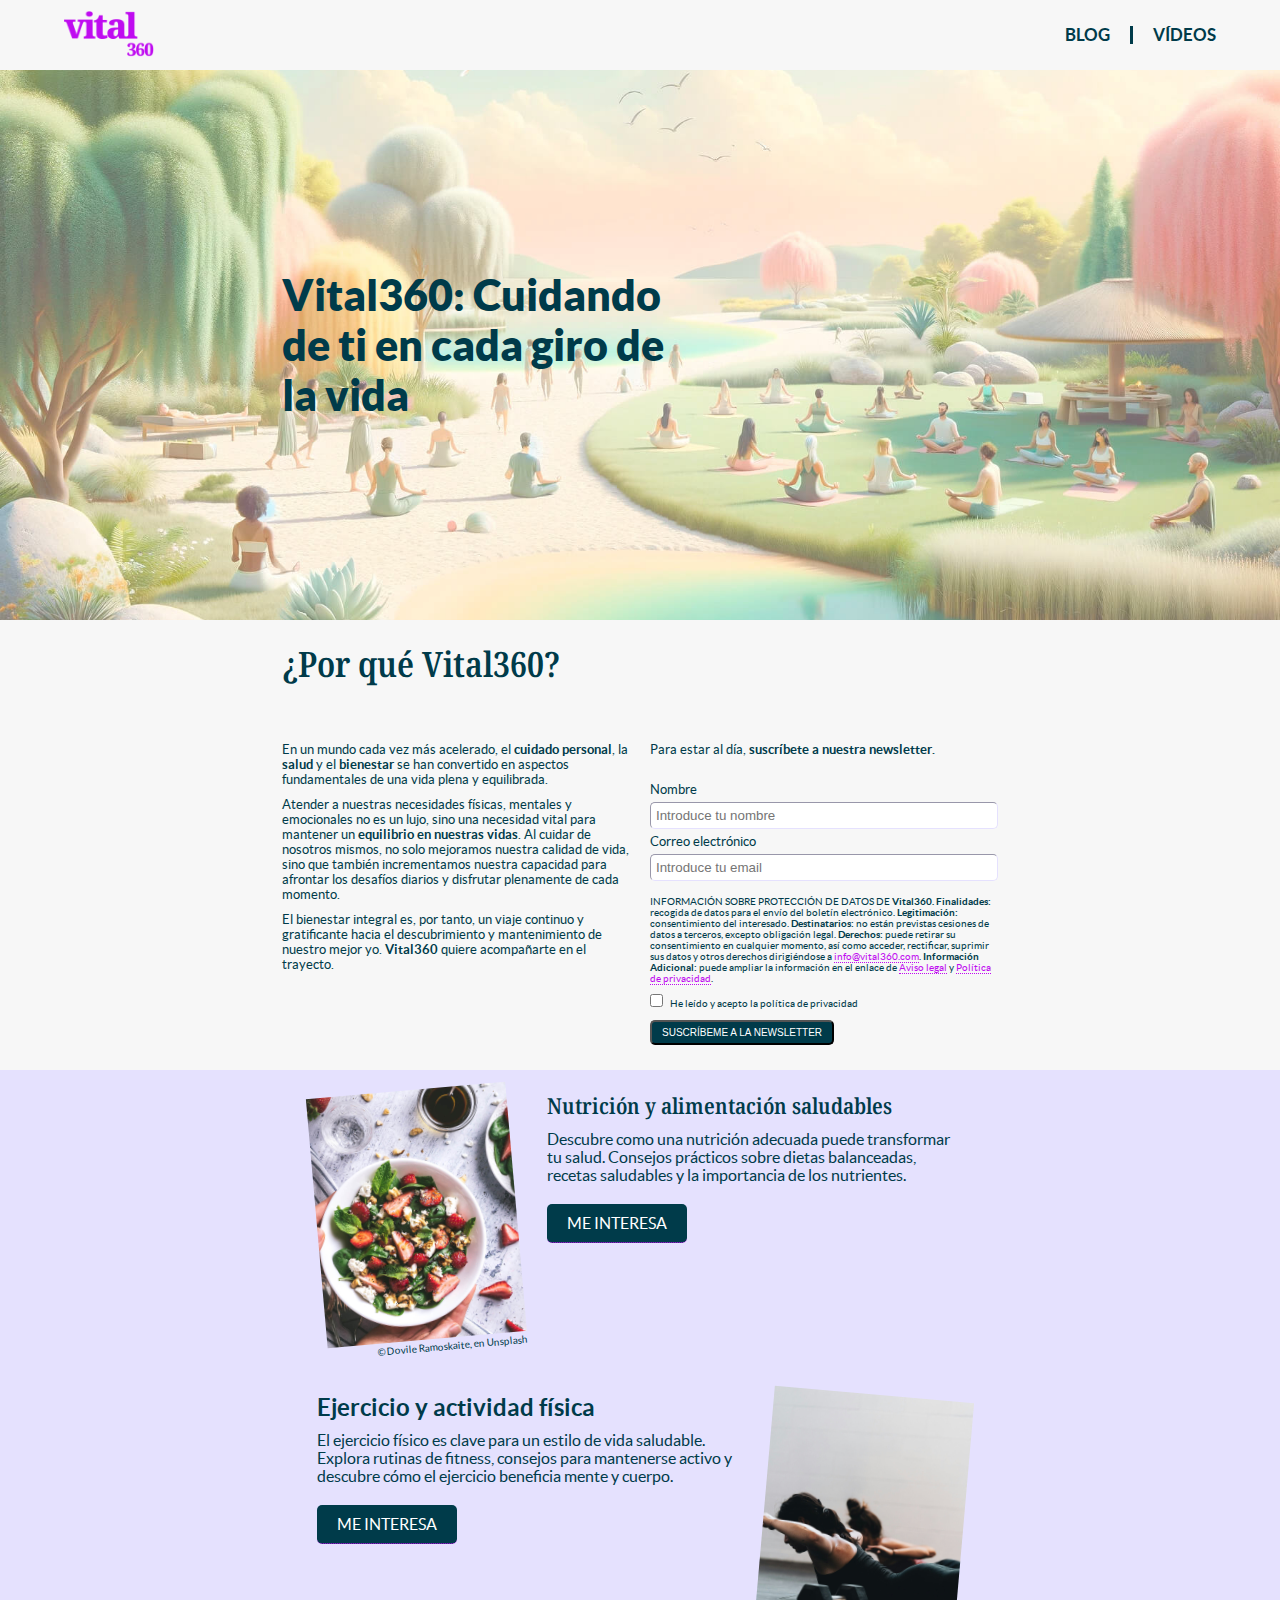
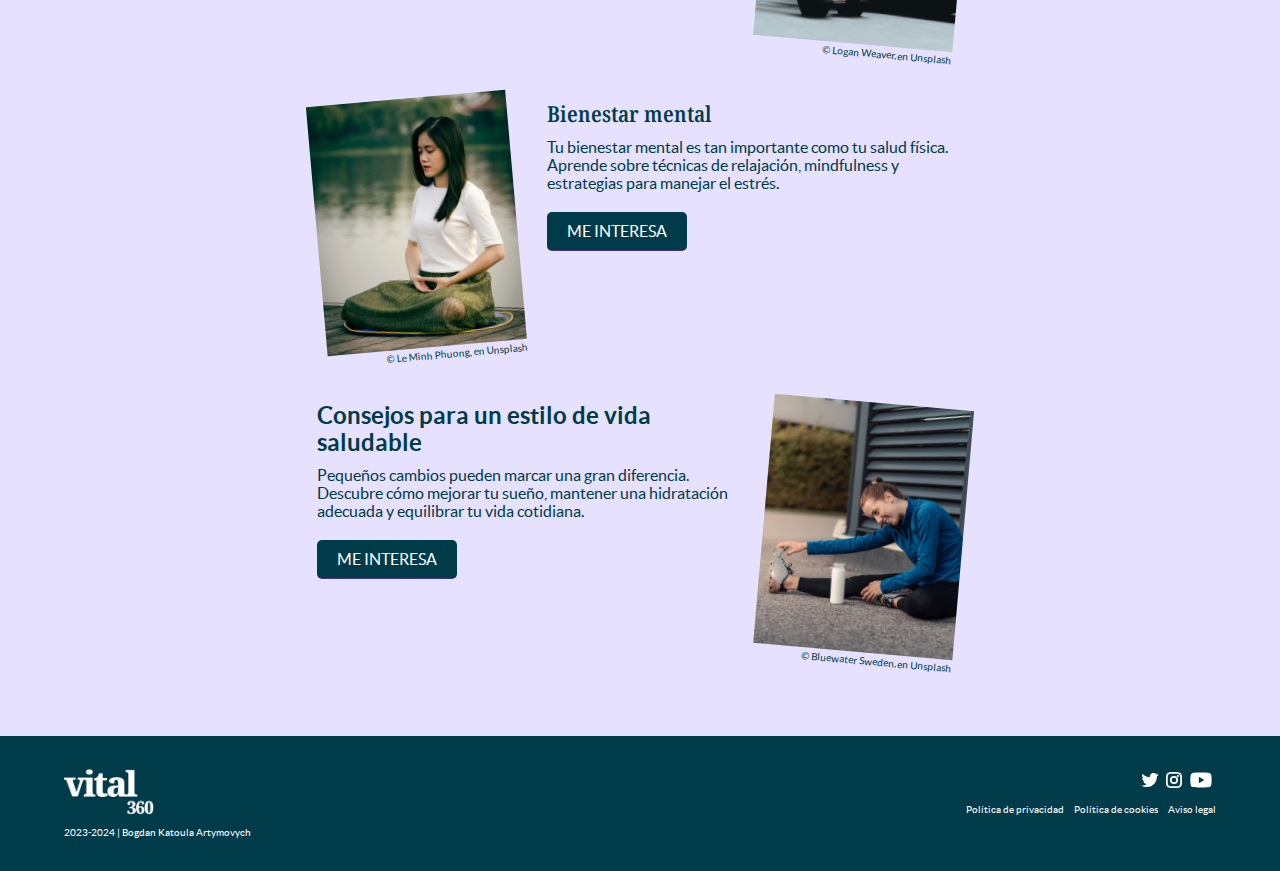
<file: index.html>
<!DOCTYPE html>
<html lang="es">
  <head>
    <meta charset="UTF-8" />
    <meta name="viewport" content="width=device-width, initial-scale=1.0" />
    <link rel="stylesheet" href="./css/estilos.css" />
    <title>índice</title>
  </head>
  <body>
    <header>
      <nav>
        <a href="/index.html">
          <img
            class="logoVital360"
            src="/img/logoVital360.svg"
            alt="Logo Vital 360"
        /></a>
        <ul class="navigationMenu">
          <li><a href="/blog.html">BLOG</a></li>
          <li><span class="separator"></span></li>
          <li><a href="/videos.html">VÍDEOS</a></li>
        </ul>
      </nav>
    </header>
    <main>
      <div class="hero__image--home">
        <h1 id="vital360Slogan">
          Vital360: Cuidando de ti en cada giro de la vida
        </h1>
      </div>
      <div class="porQueVital360">
        <h2 class="articleTitle">¿Por qué Vital360?</h2>
        <div class="porQueVital360__pc">
          <div>
            <p>
              En un mundo cada vez más acelerado, el <b>cuidado personal</b>, la
              <b>salud</b> y el <b>bienestar</b> se han convertido en aspectos
              fundamentales de una vida plena y equilibrada.
            </p>
            <p>
              Atender a nuestras necesidades físicas, mentales y emocionales no
              es un lujo, sino una necesidad vital para mantener un
              <b>equilibrio en nuestras vidas</b>. Al cuidar de nosotros mismos,
              no solo mejoramos nuestra calidad de vida, sino que también
              incrementamos nuestra capacidad para afrontar los desafíos diarios
              y disfrutar plenamente de cada momento.
            </p>
            <p>
              El bienestar integral es, por tanto, un viaje continuo y
              gratificante hacia el descubrimiento y mantenimiento de nuestro
              mejor yo.
              <b>Vital360</b>
              quiere acompañarte en el trayecto.
            </p>
          </div>
          <div>
            <p>
              Para estar al día,
              <b>suscríbete a nuestra <span lang="en">newsletter</span>.</b>
            </p>
            <form action="">
              <fieldset>
                <legend>
                  Formulario de suscripción a la
                  <span lang="en">newsletter</span>
                </legend>
                <div class="indexFormulario">
                  <label for="nombre">Nombre</label>
                  <input
                    type="text"
                    id="nombre"
                    placeholder="Introduce tu nombre"
                  />
                  <label for="email">Correo electrónico</label>
                  <input
                    type="text"
                    id="email"
                    placeholder="Introduce tu email"
                  />
                </div>
                <p class="proteccionDatos">
                  INFORMACIÓN SOBRE PROTECCIÓN DE DATOS DE
                  <b>Vital360. Finalidades:</b>
                  recogida de datos para el envío del boletín electrónico.
                  <b>Legitimación:</b> consentimiento del interesado.
                  <b>Destinatarios:</b>
                  no están previstas cesiones de datos a terceros, excepto
                  obligación legal. <b>Derechos:</b> puede retirar su
                  consentimiento en cualquier momento, así como acceder,
                  rectificar, suprimir sus datos y otros derechos dirigiéndose a
                  <a href="mailto:info@vital360.com">info@vital360.com</a>.
                  <b>Información Adicional:</b> puede ampliar la información en
                  el enlace de <a href="#">Aviso legal</a> y
                  <a href="#">Política de privacidad</a>.
                </p>
                <input type="checkbox" /><span class="politicaPrivacidad"
                  >He leído y acepto la política de privacidad</span
                >
              </fieldset>
              <button class="subscribe" type="submit">
                SUSCRÍBEME A LA <span lang="en">NEWSLETTER</span>
              </button>
            </form>
          </div>
        </div>
      </div>
      <div class="index__articles">
        <article class="index__article">
          <div class="index__article--imgCredits">
            <img
              class="index__article--img"
              src="/img/home-bloc1.jpg"
              alt="Nutrición y alimentos saludables"
            />
            <p class="index__article--photoCredit">
              © Dovile Ramoskaite, en Unsplash
            </p>
          </div>
          <div>
            <h2>Nutrición y alimentación saludables</h2>
            <p class="index__article--description">
              Descubre como una nutrición adecuada puede transformar tu salud.
              Consejos prácticos sobre dietas balanceadas, recetas saludables y
              la importancia de los nutrientes.
            </p>
            <a href="#" class="meInteresa">ME INTERESA</a>
          </div>
        </article>
        <article class="index__articleInverted">
          <div class="index__article--imgCreditsInverted">
            <img
              class="index__article--img"
              src="/img/home-bloc2.jpg"
              alt="Ejercicio y actividad física"
            />
            <p class="index__article--photoCredit">
              © Logan Weaver, en Unsplash
            </p>
          </div>
          <div>
            <h2>Ejercicio y actividad física</h2>
            <p class="index__article--description">
              El ejercicio físico es clave para un estilo de vida saludable.
              Explora rutinas de fitness, consejos para mantenerse activo y
              descubre cómo el ejercicio beneficia mente y cuerpo.
            </p>
            <a href="#" class="meInteresa">ME INTERESA</a>
          </div>
        </article>
        <article class="index__article">
          <div class="index__article--imgCredits">
            <img
              class="index__article--img"
              src="/img/home-bloc3.jpg"
              alt="Bienestar mental"
            />
            <p class="index__article--photoCredit">
              © Le Minh Phuong, en Unsplash
            </p>
          </div>
          <div>
            <h2>Bienestar mental</h2>
            <p class="index__article--description">
              Tu bienestar mental es tan importante como tu salud física.
              Aprende sobre técnicas de relajación, mindfulness y estrategias
              para manejar el estrés.
            </p>
            <a href="#" class="meInteresa">ME INTERESA</a>
          </div>
        </article>
        <article class="index__articleInverted">
          <div class="index__article--imgCreditsInverted">
            <img
              class="index__article--img"
              src="/img/home-bloc4.jpg"
              alt="Consejos para un estilo de vida saludable"
            />
            <p class="index__article--photoCredit">
              © Bluewater Sweden, en Unsplash
            </p>
          </div>
          <div>
            <h2>Consejos para un estilo de vida saludable</h2>
            <p class="index__article--description">
              Pequeños cambios pueden marcar una gran diferencia. Descubre cómo
              mejorar tu sueño, mantener una hidratación adecuada y equilibrar
              tu vida cotidiana.
            </p>
            <a href="#" class="meInteresa">ME INTERESA</a>
          </div>
        </article>
      </div>
    </main>
    <footer>
      <ul>
        <div class="logoAndCredits">
          <li>
            <img
              class="logoVital360"
              src="/img/logoVital360-n.svg"
              alt="Logo Vital 360"
            />
          </li>
          <li>2023-2024 | Bogdan Katoula Artymovych</li>
        </div>
        <div>
          <li>
            <a href="http://">
              <img
                class="footer__socialMediaLogo"
                src="/img/twitter.svg"
                alt="Twitter Logo" /></a
            ><a href="http://"
              ><img
                class="footer__socialMediaLogo"
                src="/img/instagram.svg"
                alt="Instagram Logo" /></a
            ><a href="http://"
              ><img
                class="footer__socialMediaLogo"
                src="/img/youtube.svg"
                alt="Youtube Logo"
            /></a>
          </li>
          <div class="textosLegales">
            <li><a href="http://">Política de privacidad</a></li>
            <li><a href="http://">Política de cookies</a></li>
            <li><a href="http://">Aviso legal</a></li>
          </div>
        </div>
      </ul>
    </footer>
  </body>
</html>
</file>
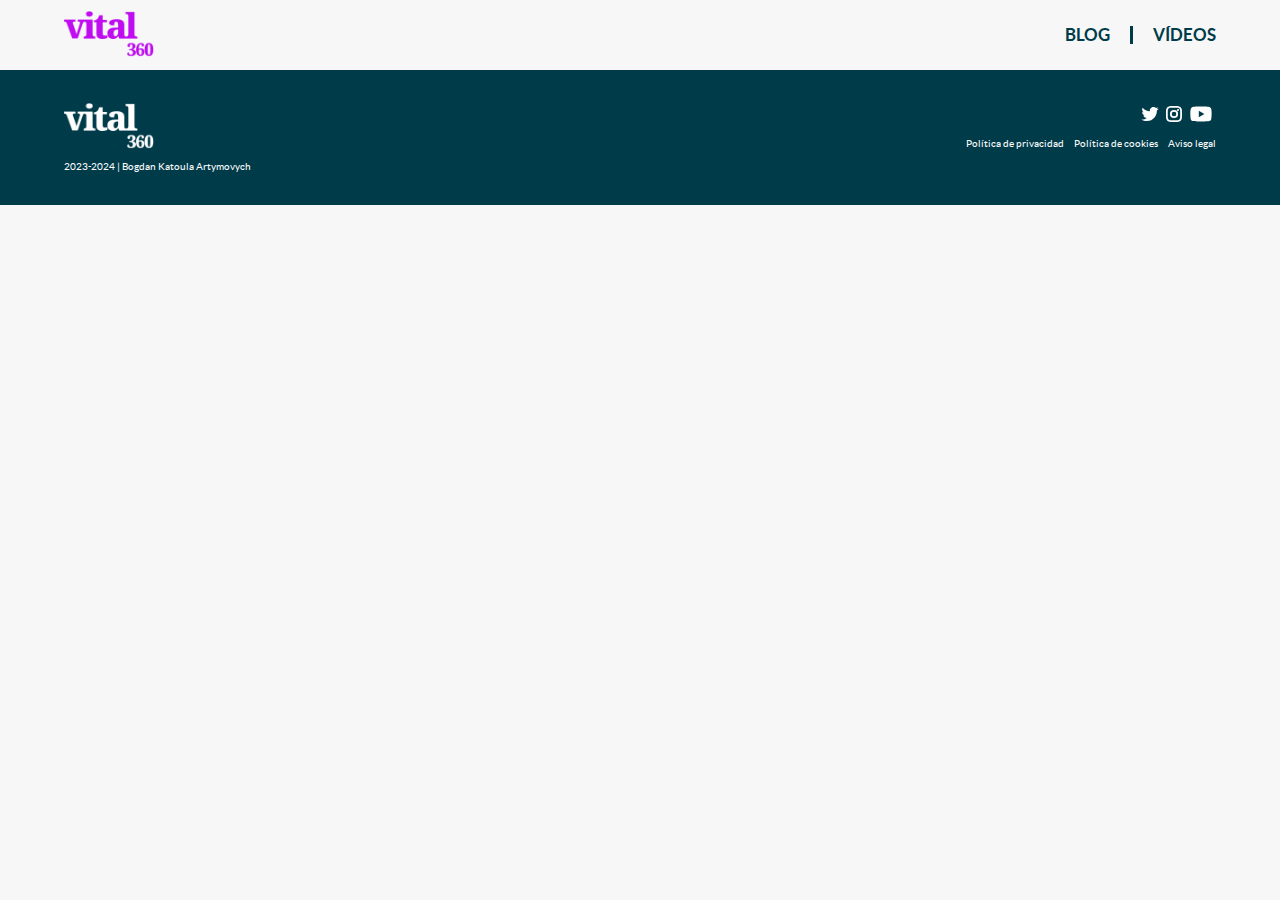
<file: blog.html>
<!DOCTYPE html>
<html lang="es">
  <head>
    <meta charset="UTF-8" />
    <meta name="viewport" content="width=device-width, initial-scale=1.0" />
    <link rel="stylesheet" href="./css/estilos.css" />
    <title>Blog</title>
  </head>
  <body>
    <header>
      <nav>
        <a href="/index.html">
          <img
            class="logoVital360"
            src="/img/logoVital360.svg"
            alt="Logo Vital 360"
        /></a>
        <ul class="navigationMenu">
          <li><a href="/blog.html">BLOG</a></li>
          <li><span class="separator"></span></li>
          <li><a href="/videos.html">VÍDEOS</a></li>
        </ul>
      </nav>
    </header>
    <main></main>
    <footer>
      <ul>
        <div class="logoAndCredits">
          <li>
            <img
              class="logoVital360"
              src="/img/logoVital360-n.svg"
              alt="Logo Vital 360"
            />
          </li>
          <li>2023-2024 | Bogdan Katoula Artymovych</li>
        </div>
        <div>
          <li>
            <a href="http://">
              <img
                class="footer__socialMediaLogo"
                src="/img/twitter.svg"
                alt="Twitter Logo" /></a
            ><a href="http://"
              ><img
                class="footer__socialMediaLogo"
                src="/img/instagram.svg"
                alt="Instagram Logo" /></a
            ><a href="http://"
              ><img
                class="footer__socialMediaLogo"
                src="/img/youtube.svg"
                alt="Youtube Logo"
            /></a>
          </li>
          <div class="textosLegales">
            <li><a href="http://">Política de privacidad</a></li>
            <li><a href="http://">Política de cookies</a></li>
            <li><a href="http://">Aviso legal</a></li>
          </div>
        </div>
      </ul>
    </footer>
  </body>
</html>
</file>
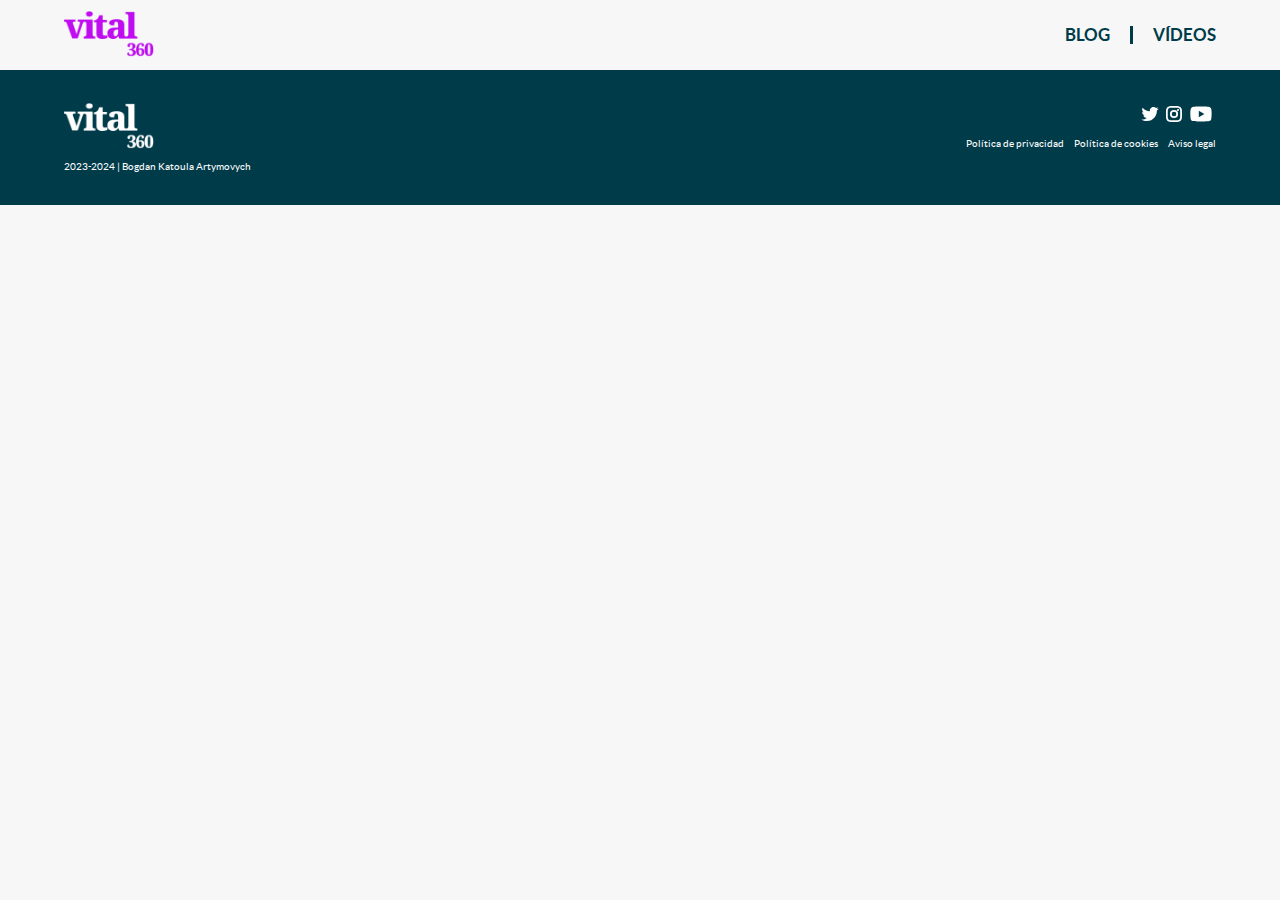
<file: entrada.html>
<!DOCTYPE html>
<html lang="es">
  <head>
    <meta charset="UTF-8" />
    <meta name="viewport" content="width=device-width, initial-scale=1.0" />
    <link rel="stylesheet" href="./css/estilos.css" />
    <title>Entrada</title>
  </head>
  <body>
    <header>
      <nav>
        <a href="/index.html">
          <img
            class="logoVital360"
            src="/img/logoVital360.svg"
            alt="Logo Vital 360"
        /></a>
        <ul class="navigationMenu">
          <li><a href="/blog.html">BLOG</a></li>
          <li><span class="separator"></span></li>
          <li><a href="/videos.html">VÍDEOS</a></li>
        </ul>
      </nav>
    </header>
    <main></main>
    <footer>
      <ul>
        <div class="logoAndCredits">
          <li>
            <img
              class="logoVital360"
              src="/img/logoVital360-n.svg"
              alt="Logo Vital 360"
            />
          </li>
          <li>2023-2024 | Bogdan Katoula Artymovych</li>
        </div>
        <div>
          <li>
            <a href="http://">
              <img
                class="footer__socialMediaLogo"
                src="/img/twitter.svg"
                alt="Twitter Logo" /></a
            ><a href="http://"
              ><img
                class="footer__socialMediaLogo"
                src="/img/instagram.svg"
                alt="Instagram Logo" /></a
            ><a href="http://"
              ><img
                class="footer__socialMediaLogo"
                src="/img/youtube.svg"
                alt="Youtube Logo"
            /></a>
          </li>
          <div class="textosLegales">
            <li><a href="http://">Política de privacidad</a></li>
            <li><a href="http://">Política de cookies</a></li>
            <li><a href="http://">Aviso legal</a></li>
          </div>
        </div>
      </ul>
    </footer>
  </body>
</html>
</file>
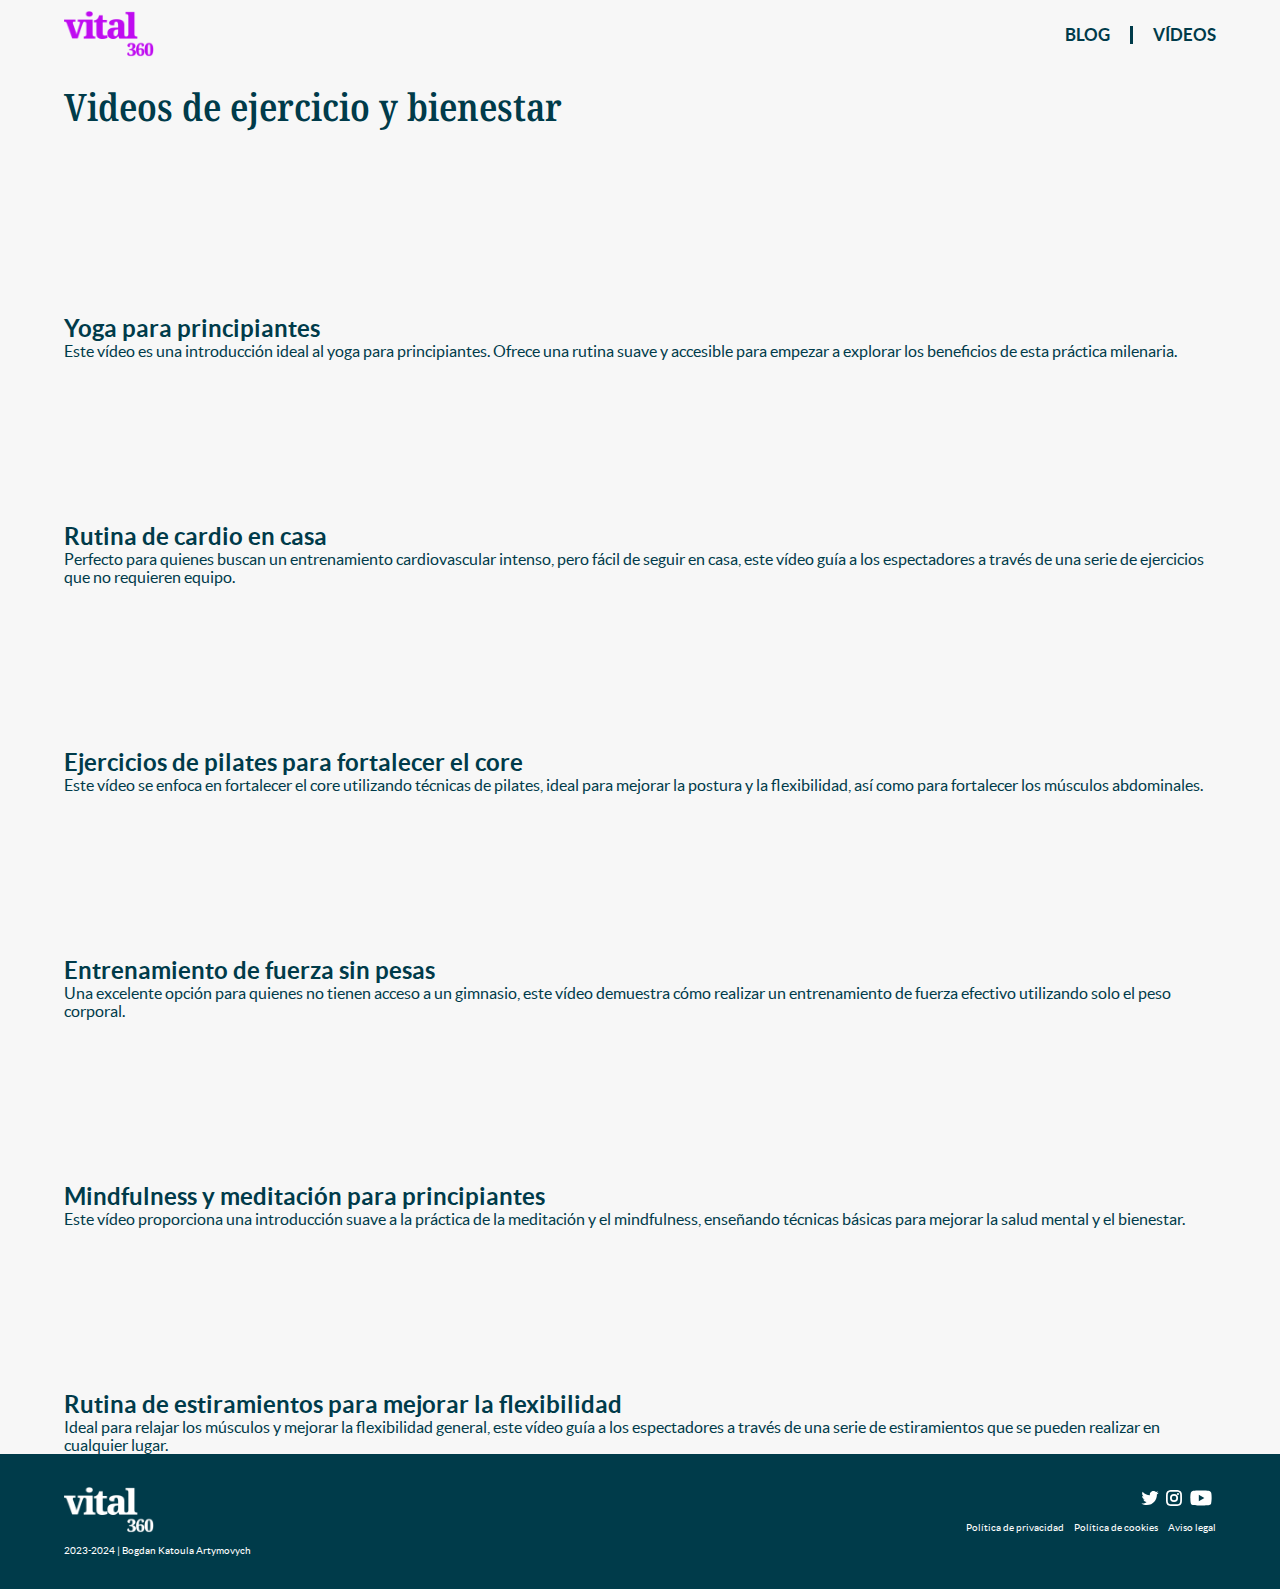
<file: videos.html>
<!DOCTYPE html>
<html lang="es">
  <head>
    <meta charset="UTF-8" />
    <meta name="viewport" content="width=device-width, initial-scale=1.0" />
    <link rel="stylesheet" href="./css/estilos.css" />
    <title>Videos</title>
  </head>
  <body>
    <header>
      <nav>
        <a href="/index.html">
          <img
            class="logoVital360"
            src="/img/logoVital360.svg"
            alt="Logo Vital 360"
        /></a>
        <ul class="navigationMenu">
          <li><a href="/blog.html">BLOG</a></li>
          <li><span class="separator"></span></li>
          <li><a href="/videos.html">VÍDEOS</a></li>
        </ul>
      </nav>
    </header>
    <main class="main__videos">
      <h1 class="main__title">Videos de ejercicio y bienestar</h1>
      <article class="videos__article">
        <div class="videos__video">
          <iframe
            src="https://www.youtube.com/embed/VaoV1PrYft4"
            frameborder="0"
            allowfullscreen
          ></iframe>
        </div>
        <h2>Yoga para principiantes</h2>
        <p>
          Este vídeo es una introducción ideal al yoga para principiantes.
          Ofrece una rutina suave y accesible para empezar a explorar los
          beneficios de esta práctica milenaria.
        </p>
      </article>
      <article class="videos__article">
        <div class="videos__video">
          <iframe
            src="https://www.youtube.com/embed/ksi-c8YgClY"
            frameborder="0"
            allowfullscreen
          ></iframe>
        </div>
        <h2>Rutina de cardio en casa</h2>
        <p>
          Perfecto para quienes buscan un entrenamiento cardiovascular intenso,
          pero fácil de seguir en casa, este vídeo guía a los espectadores a
          través de una serie de ejercicios que no requieren equipo.
        </p>
      </article>
      <article class="videos__article">
        <div class="videos__video">
          <iframe
            src="https://www.youtube.com/embed/qXr7xHZUxvY"
            frameborder="0"
            allowfullscreen
          ></iframe>
        </div>
        <h2>Ejercicios de pilates para fortalecer el core</h2>
        <p>
          Este vídeo se enfoca en fortalecer el core utilizando técnicas de
          pilates, ideal para mejorar la postura y la flexibilidad, así como
          para fortalecer los músculos abdominales.
        </p>
      </article>
      <article class="videos__article">
        <div class="videos__video">
          <iframe
            src="https://www.youtube.com/embed/mT8MVyEopgs"
            frameborder="0"
            allowfullscreen
          ></iframe>
        </div>
        <h2>Entrenamiento de fuerza sin pesas</h2>
        <p>
          Una excelente opción para quienes no tienen acceso a un gimnasio, este
          vídeo demuestra cómo realizar un entrenamiento de fuerza efectivo
          utilizando solo el peso corporal.
        </p>
      </article>
      <article class="videos__article">
        <div class="videos__video">
          <iframe
            src="https://www.youtube.com/embed/ZToicYcHIOU"
            frameborder="0"
            allowfullscreen
          ></iframe>
        </div>
        <h2>Mindfulness y meditación para principiantes</h2>
        <p>
          Este vídeo proporciona una introducción suave a la práctica de la
          meditación y el mindfulness, enseñando técnicas básicas para mejorar
          la salud mental y el bienestar.
        </p>
      </article>
      <article class="videos__article">
        <div class="videos__video">
          <iframe
            src="https://www.youtube.com/embed/2L2lnxIcNmo"
            frameborder="0"
            allowfullscreen
          ></iframe>
        </div>
        <h2>Rutina de estiramientos para mejorar la flexibilidad</h2>
        <p>
          Ideal para relajar los músculos y mejorar la flexibilidad general,
          este vídeo guía a los espectadores a través de una serie de
          estiramientos que se pueden realizar en cualquier lugar.
        </p>
      </article>
    </main>
    <footer>
      <ul>
        <div class="logoAndCredits">
          <li>
            <img
              class="logoVital360"
              src="/img/logoVital360-n.svg"
              alt="Logo Vital 360"
            />
          </li>
          <li>2023-2024 | Bogdan Katoula Artymovych</li>
        </div>
        <div>
          <li>
            <a href="http://">
              <img
                class="footer__socialMediaLogo"
                src="/img/twitter.svg"
                alt="Twitter Logo" /></a
            ><a href="http://"
              ><img
                class="footer__socialMediaLogo"
                src="/img/instagram.svg"
                alt="Instagram Logo" /></a
            ><a href="http://"
              ><img
                class="footer__socialMediaLogo"
                src="/img/youtube.svg"
                alt="Youtube Logo"
            /></a>
          </li>
          <div class="textosLegales">
            <li><a href="http://">Política de privacidad</a></li>
            <li><a href="http://">Política de cookies</a></li>
            <li><a href="http://">Aviso legal</a></li>
          </div>
        </div>
      </ul>
    </footer>
  </body>
</html>
</file>
<file: css/estilos.css>
@font-face {
    font-family: Lato;
    src: url(/Lato/lato-regular-webfont.woff2);
    font-weight: 400;
}
@font-face{
    font-family: Lato;
    src: url(/Lato/lato-bold-webfont.woff2);
    font-weight: 700;
}
@font-face{
    font-family: Lato;
    src: url(/Lato/lato-black-webfont.woff2);
    font-weight: 900;
}
@font-face {
    font-family: "Noto Serif";
    src: url(/Noto_Serif/NotoSerifCondensed-SemiBold.woff2);
    font-weight: 600;
}
@media (min-width: 390px){
  *{
    list-style: none;
    padding: 0;
    margin: 0;
    box-sizing: border-box;
  }
a:link, a:visited { 
    text-decoration: none;
  }
  body{
    background-color: rgb(247, 247, 247);
    font-family: Lato, sans-serif;
    font-weight: 400;
    color: rgb(0, 59, 74);
  }
  header nav{
    margin: 10px 5% 10px 5%;
    display: flex;
    justify-content: space-between;
  }
  .logoVital360{
    width: 115px;
  }
.separator {
    border-left: 3px solid rgb(0, 59, 74);
    height: 20px;
  }
  header nav ul {
    display: flex;
    align-items: center;
    justify-content: space-around;
  }
  .navigationMenu{
    gap: 20px;
  }
  .navigationMenu li a {
    color: rgb(0, 59, 74);
    font-weight: 700;
    font-size: 17px;
  }
  .hero__image--home{
    background-image: url(/img/hero-image-home.jpg);
    background-size: 950px;
    background-attachment:scroll;
    background-repeat: no-repeat;
    background-position: top center;
    padding-top: 150px;
    padding-bottom: 150px;
  }
  #vital360Slogan{
    font-weight: 900;
    font-size: 43px;
    margin-left: 2%;
    margin-right: 2%;
  }
  main a:link, main a:visited{
    color: rgb(191, 12, 240);
    border-bottom: 1px dotted rgb(191, 12, 240)
  }
  .porQueVital360{
    margin: 45px 5% 45px 5%;
  }
  .articleTitle{
    font-family: "Noto Serif", sans-serif;
    font-size: 35px;
    margin-bottom: 45px;
  }
  .porQueVital360 p{
    margin-top: 20px;
    margin-bottom: 20px;
  }
  .indexFormulario{
    display: flex;
    flex-direction: column;
  }
  .indexFormulario input{
    margin-top: 10px;
    margin-bottom: 10px;
    padding: 7px 5px 7px 5px;
    border-color: rgb(229, 225, 254);
    border-width: 1px;
    border-radius: 5px;
  }
  fieldset{
    border: none;
  }
  legend{
    opacity: 0;
  }
  .proteccionDatos{
    font-size: 12px;
  }
  .politicaPrivacidad{
    margin-left: 2%;
    font-size: 12px;
  }
  .index__articles{
    background-color: rgb(229, 225, 254);
    padding-bottom: 50px;
  }
  .index__article{
    margin-left: 5%;
    margin-right: 5%;
    padding-top: 20px;
    padding-bottom: 20px;
  }
  .index__articleInverted{
    margin-left: 5%;
    margin-right: 5%;
    padding-top: 20px;
    padding-bottom: 20px;
  }
  .index__article--img{
    width: 100%;
  }
  .index__article h2{
    font-family: "Noto Serif", sans-serif;
    font-size: 22px;
  }
  .index__article--photoCredit{
    text-align: end;
    font-size: 15px;
  }
  .index__article--description{
    margin-top: 10px;
    margin-bottom: 10px;
  }
  .subscribe{
    display: inline-block;
    padding: 10px 20px;
    background-color: rgb(0, 59, 74);
    border-radius: 5px;
    margin-top: 20px;
    margin-bottom: 10px;
    color: rgb(255, 255, 255);
  }
  .meInteresa {
    display: inline-block;
    padding: 10px 20px;
    background-color: rgb(0, 59, 74);
    border-radius: 5px;
    margin-top: 10px;
    margin-bottom: 10px;
}
.meInteresa:link, .meInteresa:visited{
  color: rgb(255, 255, 255);
}
  footer{
    background-color: rgb(0, 59, 74);
    display: flex;
    text-align: center;
    align-items: center;
    justify-content: space-evenly;
    height: 40vh;
    color: rgb(255, 255, 255);
  }
  footer a{
    color: rgb(255, 255, 255);
  }
  footer ul li{
    margin-top: 13px;
    margin-bottom: 13px;
  }
  .main__videos{
    background-color: none;
  }
  .main__title{
    margin-left: 5%;
    margin-right: 5%;
    margin-top: 20px;
    margin-bottom: 20px;
    font-family: "Noto Serif", sans-serif;
    font-size: 38px;
  }
  .videos__article{
    margin-left: 5%;
    margin-right: 5%;
  }
  .videos__video{
    width: 100%;
    margin-bottom: 10px;
  }
  .videos__video iframe {
    width: 100%;
    height: auto;
  }
}
  @media (min-width: 820px) {
    .indexFormulario{
      margin-right: 35%;
    }
    .proteccionDatos{
      margin-right: 35%;
    }
    .index__article{
      display: flex;
    }
    .index__articleInverted{
      display: flex;
      flex-direction: row-reverse;
    }
    .index__article--imgCredits{
      transform: rotate(-5deg);
      margin-right: 30px;
    }
    .index__article--imgCreditsInverted{
      transform: rotate(5deg);
      margin-left: 30px;
    }
    .index__article--img{
      width: 200px;
    }
  }
  @media (min-width: 1000px){
    a:hover{
      color: rgb(0, 59, 74);
    }
    main a:hover{
      color: rgb(0, 59, 74);
      border-bottom: 1px dotted rgb(0, 59, 74);
    }
    .navigationMenu li a:hover{
      color: rgb(191, 12, 240);
    }
    .hero__image--home{
      background-size: cover;
      background-position: center;
      padding-top: 200px;
      padding-bottom: 200px;
    }
    #vital360Slogan{
      margin-left: 22%;
      margin-right: 45%;
    }
    .porQueVital360{
      margin: 20px 22% 20px 22%;
    }
    .porQueVital360 p{
      margin-top: 10px;
      margin-bottom: 10px;
    }
    .porQueVital360__pc{
      font-size: 13px;
      display: flex;
      justify-content: space-between;
      gap: 20px;
    }
    .porQueVital360__pc > div {
      width: 50%;
  }
    .indexFormulario{
      margin-right: 0;
    }
    .proteccionDatos{
      font-size: 10px;
      margin-right: 0;
    }
    .politicaPrivacidad{
      font-size: 10px;
    }
    .indexFormulario input{
      margin-top: 5px;
      margin-bottom: 5px;
      padding: 5px 5px 5px 5px;
    }
    .subscribe{
      padding: 5px 10px;
      border-radius: 5px;
      margin-top: 10px;
      margin-bottom: 5px;
      font-size: 10px;
    }
    .subscribe:hover{
      background-color: rgb(191, 12, 240);
    }
    .index__articles{
      padding-left: 22%;
      padding-right: 22%;
    }
    .index__article--photoCredit{
      font-size: 10px;
    }
    .meInteresa:hover{
      background-color: rgb(191, 12, 240);
    }
    footer a:hover{
      color: rgb(229, 225, 254);
    }
    .footer__socialMediaLogo:hover{
      opacity: 0.7;
    }
    footer{
      height: 15vh;
      font-size: 10px;
    }
    footer ul{
      display: flex;
      justify-content: space-between;
      text-align: end;
      width: 100%;
      margin-left: 5%;
      margin-right: 5%;
    }
    footer ul li{
      margin-top: 5px;
      margin-bottom: 5px;
    }
    .textosLegales{
      display: flex;
      gap: 10px;
    }
    .logoVital360{
      width: 90px;
    }
    .logoAndCredits{
      display: flex;
      flex-direction: column;
      align-items: flex-start;
    }
  }
</file>
